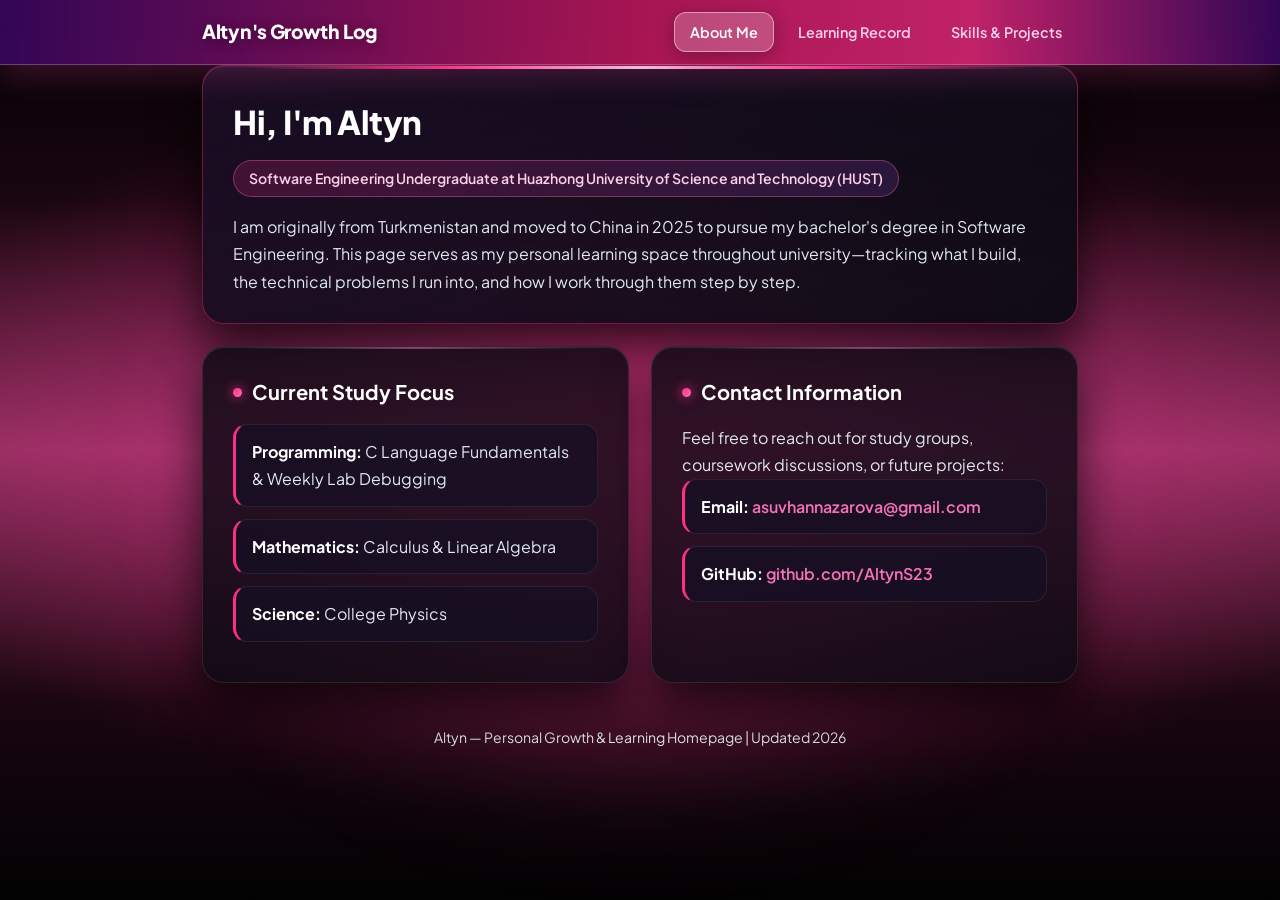
<file: index.html>
<!DOCTYPE html>
<html lang="en">
<head>
  <meta charset="UTF-8">
  <meta name="viewport" content="width=device-width, initial-scale=1.0">
  <title>Altyn | Personal Growth Homepage</title>
  <link rel="stylesheet" href="style.css">
</head>
<body>
  <header>
    <div class="container nav-bar">
      <a href="index.html" class="brand">Altyn's Growth Log</a>
      <nav>
        <a href="index.html" class="active">About Me</a>
        <a href="learning.html">Learning Record</a>
        <a href="projects.html">Skills & Projects</a>
      </nav>
    </div>
  </header>

  <main class="container">
    <section class="hero card">
      <h1>Hi, I'm Altyn</h1>
      <p class="subtitle">Software Engineering Undergraduate at Huazhong University of Science and Technology (HUST)</p>
      <p>
        I am originally from Turkmenistan and moved to China in 2025 to pursue my bachelor's degree in Software Engineering. 
        This page serves as my personal learning space throughout university—tracking what I build, the technical problems I run into, and how I work through them step by step.
      </p>
    </section>

    <section class="grid-two">
      <div class="card">
        <h2>Current Study Focus</h2>
        <ul class="clean-list">
          <li><strong>Programming:</strong> C Language Fundamentals & Weekly Lab Debugging</li>
          <li><strong>Mathematics:</strong> Calculus & Linear Algebra</li>
          <li><strong>Science:</strong> College Physics</li>
        </ul>
      </div>

      <div class="card">
        <h2>Contact Information</h2>
        <p>Feel free to reach out for study groups, coursework discussions, or future projects:</p>
        <ul class="clean-list">
          <li><strong>Email:</strong> <a href="mailto:asuvhannazarova@gmail.com">asuvhannazarova@gmail.com</a></li>
          <li><strong>GitHub:</strong> <a href="https://github.com/AltynS23" target="_blank" rel="noopener noreferrer">github.com/AltynS23</a></li>
        </ul>
      </div>
    </section>
  </main>

  <footer>
    <div class="container">
      <p>Altyn — Personal Growth & Learning Homepage | Updated 2026</p>
    </div>
  </footer>
</body>
</html>
</file>
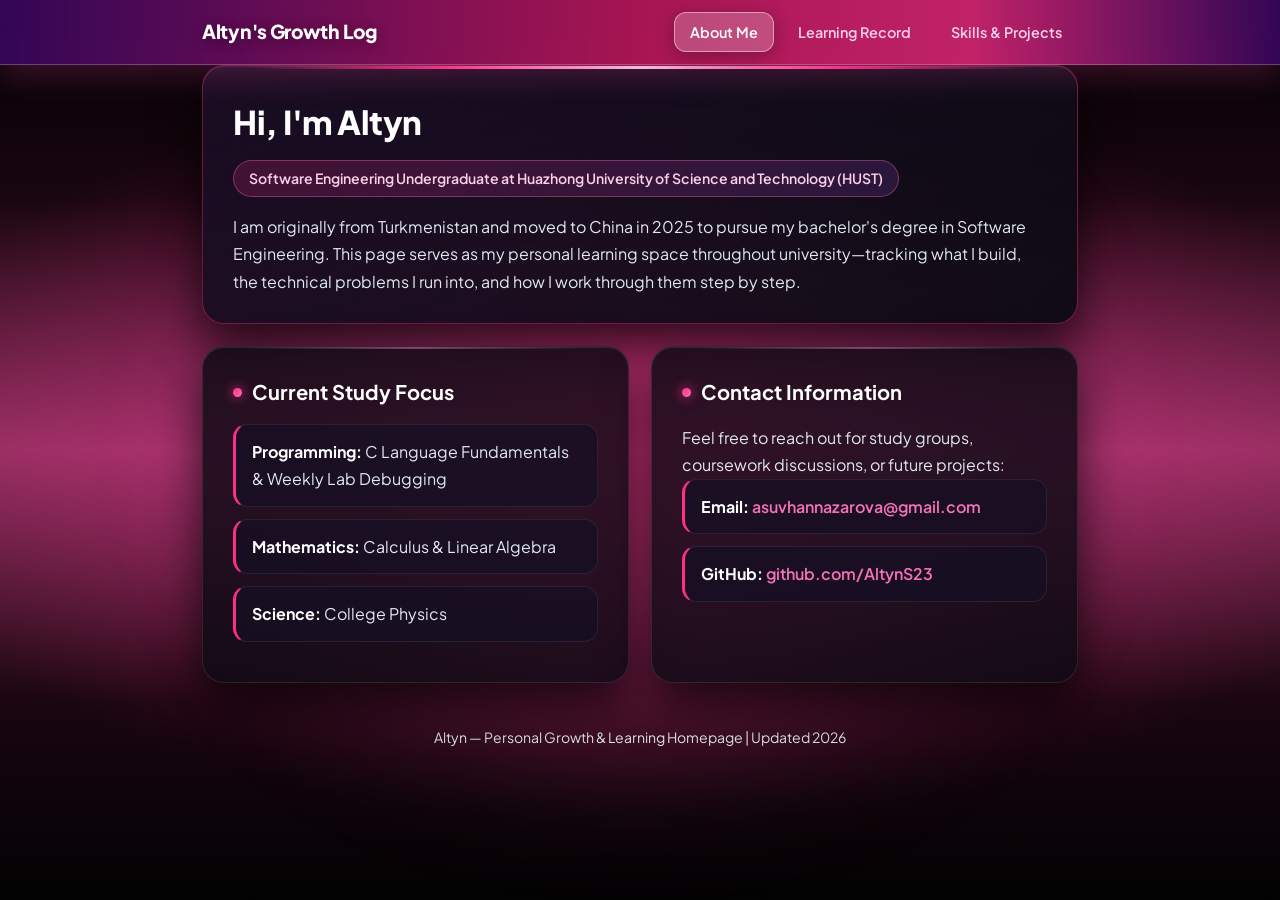
<file: index(1).html>
<!DOCTYPE html>
<html lang="en">
<head>
  <meta charset="UTF-8">
  <meta name="viewport" content="width=device-width, initial-scale=1.0">
  <title>Altyn | Personal Growth Homepage</title>
  <link rel="stylesheet" href="style.css">
</head>
<body>
  <header>
    <div class="container nav-bar">
      <a href="index.html" class="brand">Altyn's Growth Log</a>
      <nav>
        <a href="index.html" class="active">About Me</a>
        <a href="learning.html">Learning Record</a>
        <a href="projects.html">Skills & Projects</a>
      </nav>
    </div>
  </header>

  <main class="container">
    <section class="hero card">
      <h1>Hi, I'm Altyn</h1>
      <p class="subtitle">Software Engineering Undergraduate at Huazhong University of Science and Technology (HUST)</p>
      <p>
        I am originally from Turkmenistan and moved to China in 2025 to pursue my bachelor's degree in Software Engineering. 
        This page serves as my personal learning space throughout university—tracking what I build, the technical problems I run into, and how I work through them step by step.
      </p>
    </section>

    <section class="grid-two">
      <div class="card">
        <h2>Current Study Focus</h2>
        <ul class="clean-list">
          <li><strong>Programming:</strong> C Language Fundamentals & Weekly Lab Debugging</li>
          <li><strong>Mathematics:</strong> Calculus & Linear Algebra</li>
          <li><strong>Science:</strong> College Physics</li>
        </ul>
      </div>

      <div class="card">
        <h2>Contact Information</h2>
        <p>Feel free to reach out for study groups, coursework discussions, or future projects:</p>
        <ul class="clean-list">
          <li><strong>Email:</strong> <a href="mailto:asuvhannazarova@gmail.com">asuvhannazarova@gmail.com</a></li>
          <li><strong>GitHub:</strong> <a href="https://github.com/AltynS23" target="_blank" rel="noopener noreferrer">github.com/AltynS23</a></li>
        </ul>
      </div>
    </section>
  </main>

  <footer>
    <div class="container">
      <p>Altyn — Personal Growth & Learning Homepage | Updated 2026</p>
    </div>
  </footer>
</body>
</html>
</file>
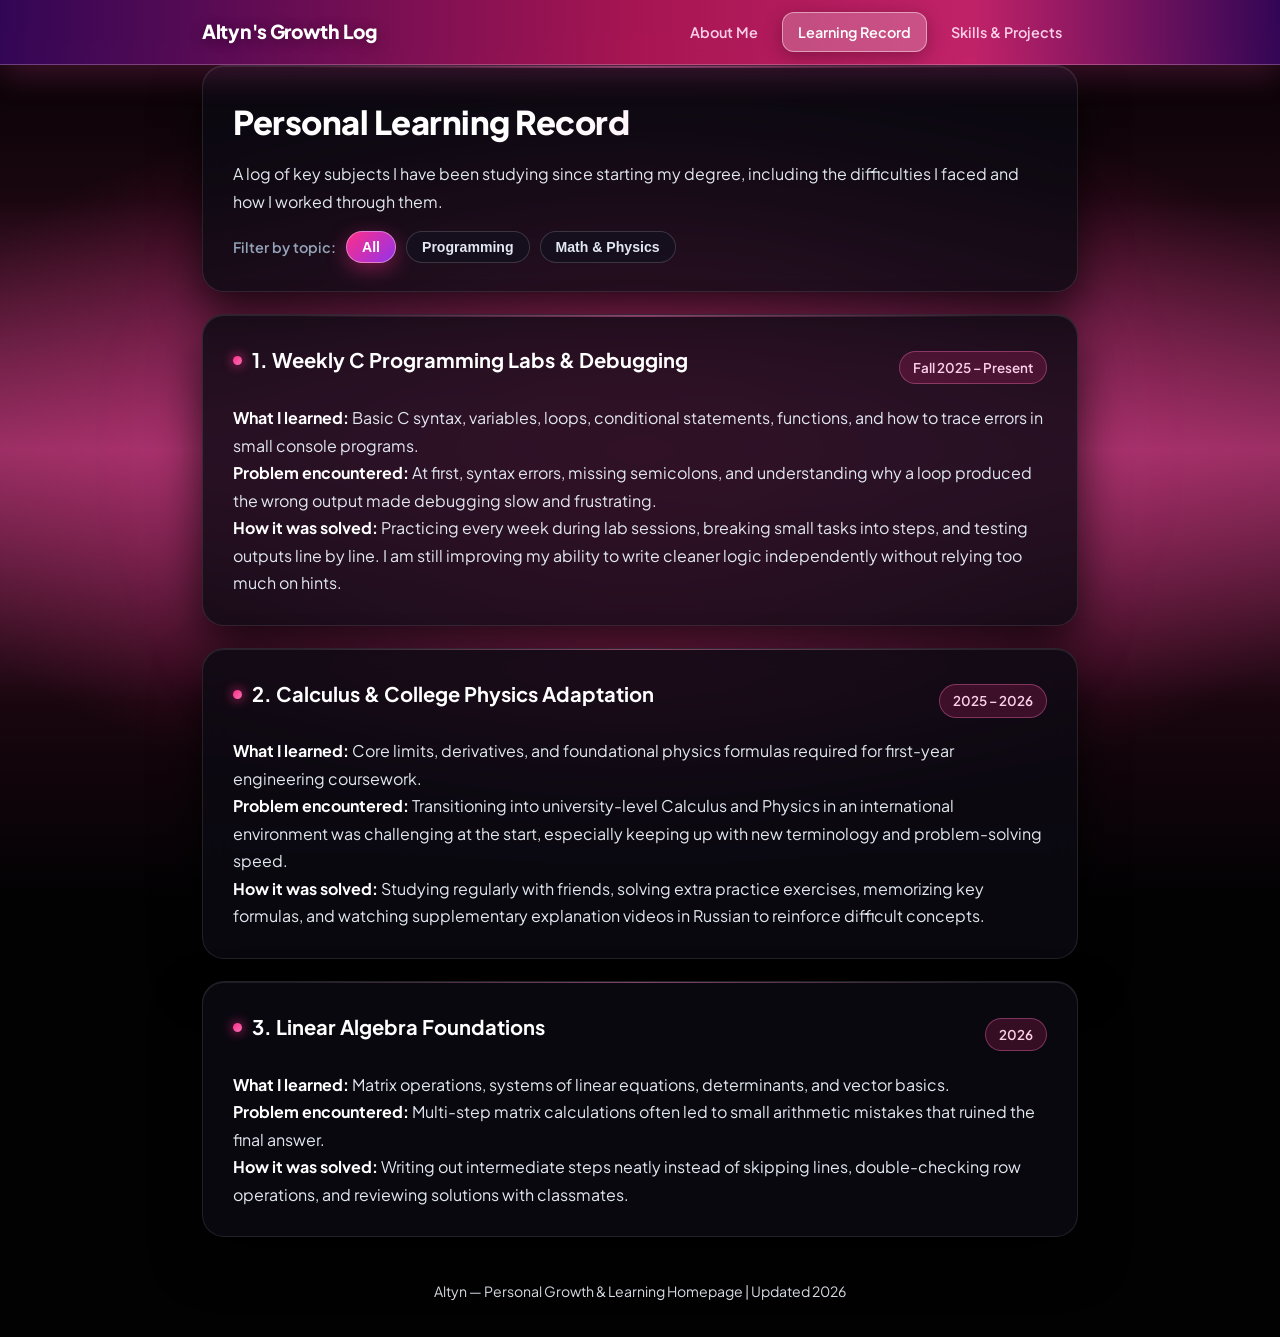
<file: learning.html>
<!DOCTYPE html>
<html lang="en">
<head>
  <meta charset="UTF-8">
  <meta name="viewport" content="width=device-width, initial-scale=1.0">
  <title>Learning Record | Altyn</title>
  <link rel="stylesheet" href="style.css">
</head>
<body>
  <header>
    <div class="container nav-bar">
      <a href="index.html" class="brand">Altyn's Growth Log</a>
      <nav>
        <a href="index.html">About Me</a>
        <a href="learning.html" class="active">Learning Record</a>
        <a href="projects.html">Skills & Projects</a>
      </nav>
    </div>
  </header>

  <main class="container">
    <section class="card">
      <h1>Personal Learning Record</h1>
      <p>A log of key subjects I have been studying since starting my degree, including the difficulties I faced and how I worked through them.</p>
      
      <div class="filter-bar">
        <span>Filter by topic:</span>
        <button class="filter-btn active" data-filter="all">All</button>
        <button class="filter-btn" data-filter="programming">Programming</button>
        <button class="filter-btn" data-filter="math-science">Math & Physics</button>
      </div>
    </section>

    <div class="record-list">
      <article class="card record-item" data-category="programming">
        <div class="record-header">
          <h2>1. Weekly C Programming Labs & Debugging</h2>
          <span class="date-tag">Fall 2025 – Present</span>
        </div>
        <p><strong>What I learned:</strong> Basic C syntax, variables, loops, conditional statements, functions, and how to trace errors in small console programs.</p>
        <p><strong>Problem encountered:</strong> At first, syntax errors, missing semicolons, and understanding why a loop produced the wrong output made debugging slow and frustrating.</p>
        <p><strong>How it was solved:</strong> Practicing every week during lab sessions, breaking small tasks into steps, and testing outputs line by line. I am still improving my ability to write cleaner logic independently without relying too much on hints.</p>
      </article>

      <article class="card record-item" data-category="math-science">
        <div class="record-header">
          <h2>2. Calculus & College Physics Adaptation</h2>
          <span class="date-tag">2025 – 2026</span>
        </div>
        <p><strong>What I learned:</strong> Core limits, derivatives, and foundational physics formulas required for first-year engineering coursework.</p>
        <p><strong>Problem encountered:</strong> Transitioning into university-level Calculus and Physics in an international environment was challenging at the start, especially keeping up with new terminology and problem-solving speed.</p>
        <p><strong>How it was solved:</strong> Studying regularly with friends, solving extra practice exercises, memorizing key formulas, and watching supplementary explanation videos in Russian to reinforce difficult concepts.</p>
      </article>

      <article class="card record-item" data-category="math-science">
        <div class="record-header">
          <h2>3. Linear Algebra Foundations</h2>
          <span class="date-tag">2026</span>
        </div>
        <p><strong>What I learned:</strong> Matrix operations, systems of linear equations, determinants, and vector basics.</p>
        <p><strong>Problem encountered:</strong> Multi-step matrix calculations often led to small arithmetic mistakes that ruined the final answer.</p>
        <p><strong>How it was solved:</strong> Writing out intermediate steps neatly instead of skipping lines, double-checking row operations, and reviewing solutions with classmates.</p>
      </article>
    </div>
  </main>

  <footer>
    <div class="container">
      <p>Altyn — Personal Growth & Learning Homepage | Updated 2026</p>
    </div>
  </footer>
  <script src="script.js"></script>
</body>
</html>
</file>
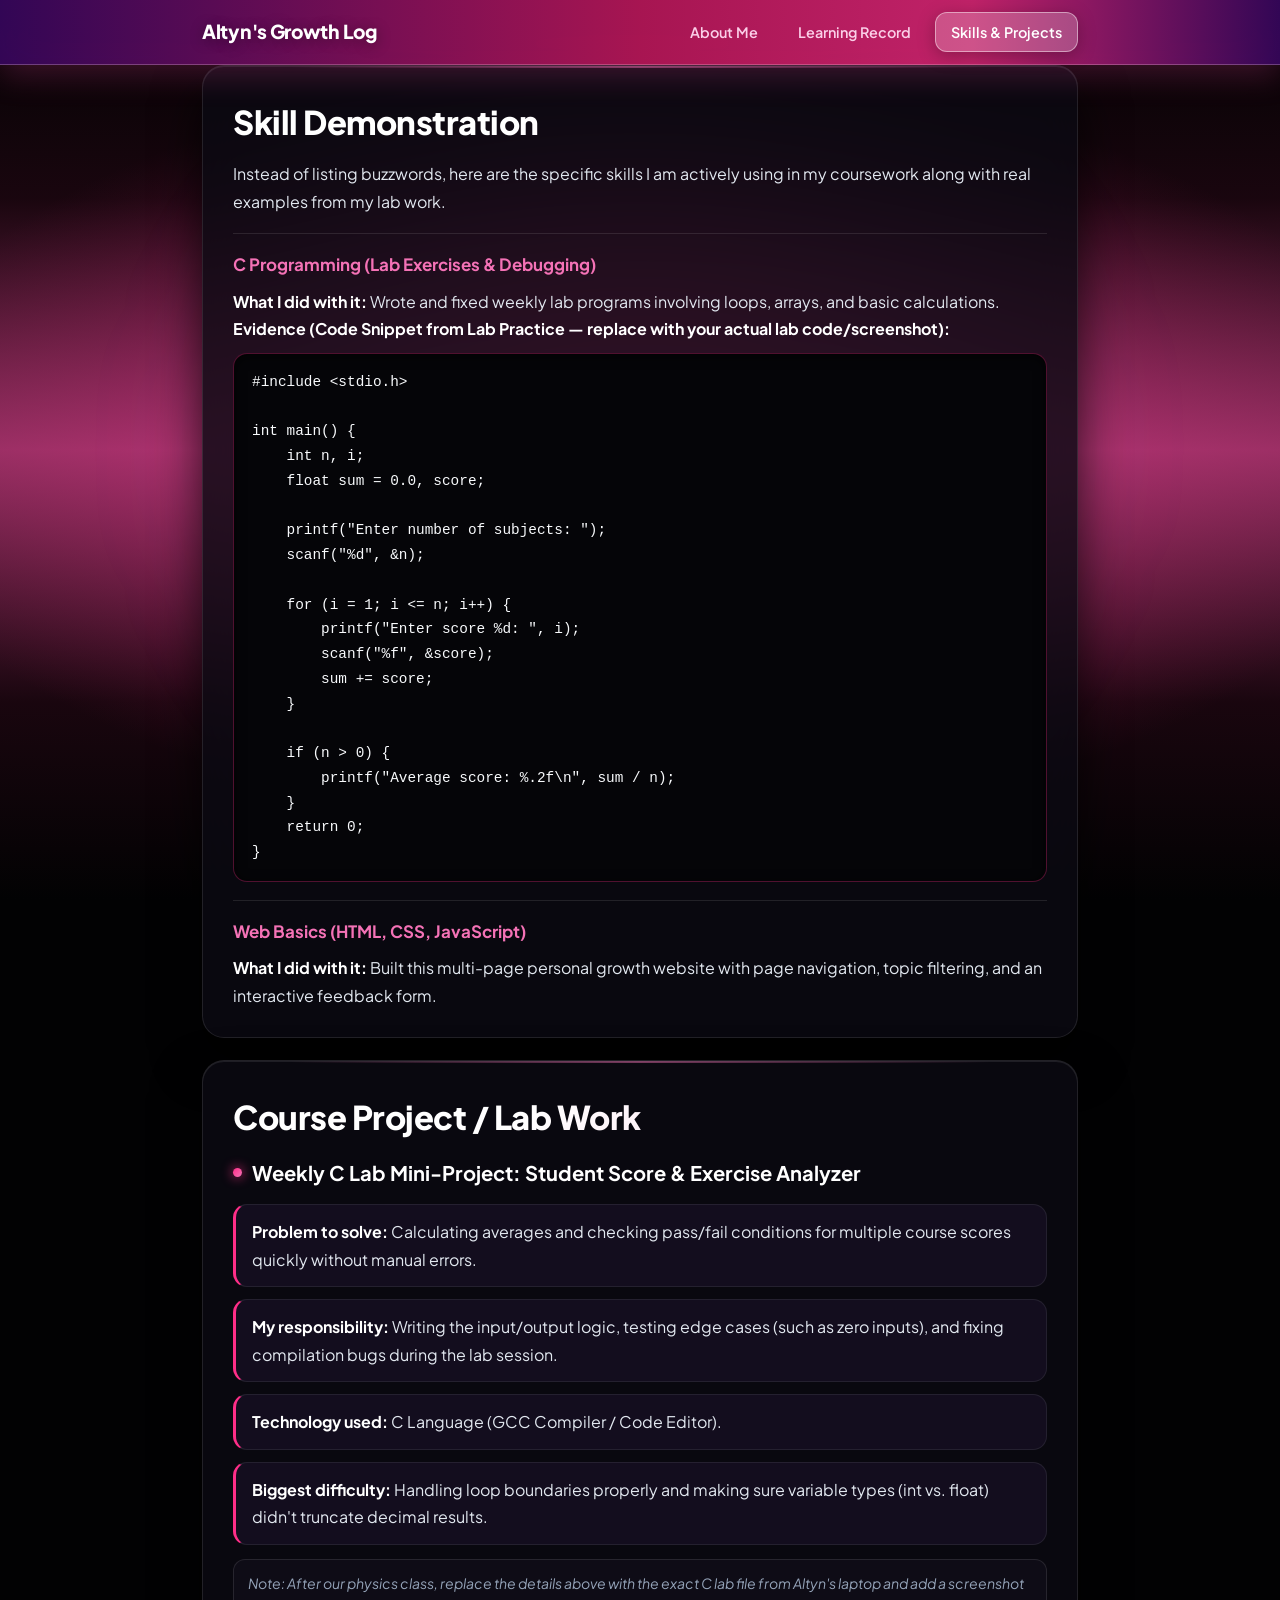
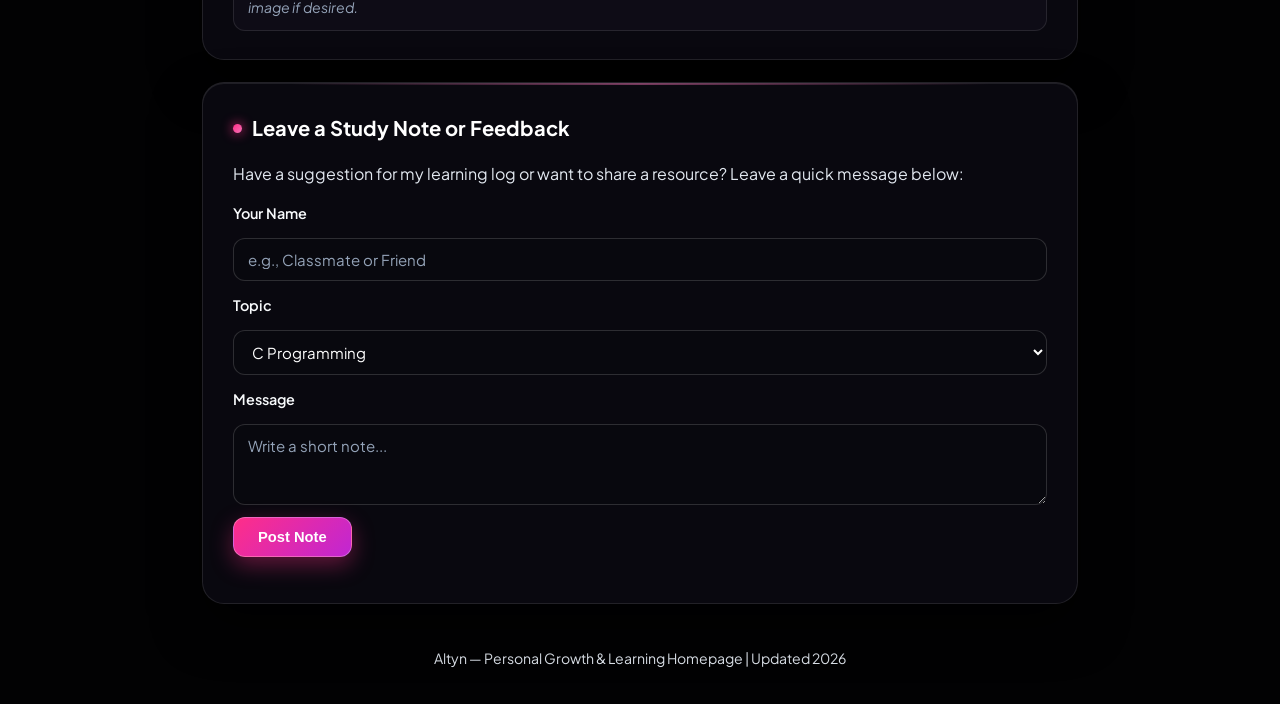
<file: projects.html>
<!DOCTYPE html>
<html lang="en">
<head>
  <meta charset="UTF-8">
  <meta name="viewport" content="width=device-width, initial-scale=1.0">
  <title>Skills & Projects | Altyn</title>
  <link rel="stylesheet" href="style.css">
</head>
<body>
  <header>
    <div class="container nav-bar">
      <a href="index.html" class="brand">Altyn's Growth Log</a>
      <nav>
        <a href="index.html">About Me</a>
        <a href="learning.html">Learning Record</a>
        <a href="projects.html" class="active">Skills & Projects</a>
      </nav>
    </div>
  </header>

  <main class="container">
    <section class="card">
      <h1>Skill Demonstration</h1>
      <p>Instead of listing buzzwords, here are the specific skills I am actively using in my coursework along with real examples from my lab work.</p>

      <div class="skill-box">
        <h3>C Programming (Lab Exercises & Debugging)</h3>
        <p><strong>What I did with it:</strong> Wrote and fixed weekly lab programs involving loops, arrays, and basic calculations.</p>
        <p><strong>Evidence (Code Snippet from Lab Practice — replace with your actual lab code/screenshot):</strong></p>
        <pre><code>#include &lt;stdio.h&gt;

int main() {
    int n, i;
    float sum = 0.0, score;

    printf("Enter number of subjects: ");
    scanf("%d", &n);

    for (i = 1; i &lt;= n; i++) {
        printf("Enter score %d: ", i);
        scanf("%f", &score);
        sum += score;
    }

    if (n &gt; 0) {
        printf("Average score: %.2f\n", sum / n);
    }
    return 0;
}</code></pre>
      </div>

      <div class="skill-box">
        <h3>Web Basics (HTML, CSS, JavaScript)</h3>
        <p><strong>What I did with it:</strong> Built this multi-page personal growth website with page navigation, topic filtering, and an interactive feedback form.</p>
      </div>
    </section>

    <section class="card">
      <h1>Course Project / Lab Work</h1>
      <h2>Weekly C Lab Mini-Project: Student Score & Exercise Analyzer</h2>
      <ul class="clean-list">
        <li><strong>Problem to solve:</strong> Calculating averages and checking pass/fail conditions for multiple course scores quickly without manual errors.</li>
        <li><strong>My responsibility:</strong> Writing the input/output logic, testing edge cases (such as zero inputs), and fixing compilation bugs during the lab session.</li>
        <li><strong>Technology used:</strong> C Language (GCC Compiler / Code Editor).</li>
        <li><strong>Biggest difficulty:</strong> Handling loop boundaries properly and making sure variable types (int vs. float) didn't truncate decimal results.</li>
      </ul>
      <p class="note"><em>Note: After our physics class, replace the details above with the exact C lab file from Altyn's laptop and add a screenshot image if desired.</em></p>
    </section>

    <section class="card">
      <h2>Leave a Study Note or Feedback</h2>
      <p>Have a suggestion for my learning log or want to share a resource? Leave a quick message below:</p>
      <form id="feedbackForm" class="contact-form">
        <label for="visitorName">Your Name</label>
        <input type="text" id="visitorName" placeholder="e.g., Classmate or Friend" required>

        <label for="visitorTopic">Topic</label>
        <select id="visitorTopic">
          <option value="C Programming">C Programming</option>
          <option value="Calculus & Physics">Calculus & Physics</option>
          <option value="Website Feedback">Website Feedback</option>
        </select>

        <label for="visitorMessage">Message</label>
        <textarea id="visitorMessage" rows="3" placeholder="Write a short note..." required></textarea>

        <button type="submit" class="btn-primary">Post Note</button>
      </form>
      <div id="feedbackOutput" class="feedback-list"></div>
    </section>
  </main>

  <footer>
    <div class="container">
      <p>Altyn — Personal Growth & Learning Homepage | Updated 2026</p>
    </div>
  </footer>
  <script src="script.js"></script>
</body>
</html>
</file>
<file: style.css>
@import url('https://fonts.googleapis.com/css2?family=Plus+Jakarta+Sans:wght@400;500;600;700;800&display=swap');

:root {
  --bg-black: #020203;
  --pink-neon: #ff2e88;
  --pink-vivid: #ec4899;
  --pink-soft: #f472b6;
  --pink-pale: #fbcfe8;
  --violet-accent: #a855f7;
  --card-surface: rgba(11, 10, 19, 0.82);
  --card-inner: rgba(23, 16, 35, 0.78);
  --border-subtle: rgba(255, 255, 255, 0.1);
  --border-pink: rgba(255, 46, 136, 0.5);
  --text-main: #ffffff;
  --text-secondary: #e2e8f0;
  --text-muted: #94a3b8;
}

* {
  box-sizing: border-box;
  margin: 0;
  padding: 0;
}

@keyframes centerWaveFlow {
  0%, 100% {
    transform: translate(-50%, -50%) scale(1) rotate(0deg);
    opacity: 0.9;
  }
  50% {
    transform: translate(-50%, -50%) scale(1.07, 1.04) rotate(2deg);
    opacity: 1;
  }
}

@keyframes cardFadeUp {
  from {
    opacity: 0;
    transform: translateY(16px);
  }
  to {
    opacity: 1;
    transform: translateY(0);
  }
}

body {
  font-family: 'Plus Jakarta Sans', -apple-system, BlinkMacSystemFont, "Segoe UI", sans-serif;
  background-color: var(--bg-black);
  background-image:
    linear-gradient(
      180deg,
      #020203 0%,
      rgba(131, 24, 67, 0.18) 22%,
      rgba(236, 72, 153, 0.62) 50%,
      rgba(131, 24, 67, 0.18) 78%,
      #020203 100%
    ),
    radial-gradient(
      ellipse 78% 54% at 50% 50%,
      rgba(255, 46, 136, 0.56) 0%,
      rgba(219, 39, 119, 0.28) 46%,
      transparent 78%
    );
  background-attachment: fixed;
  color: var(--text-main);
  line-height: 1.72;
  min-height: 100vh;
  position: relative;
  overflow-x: hidden;
}

/* موج نوری صورتی در مرکز صفحه */
body::before {
  content: "";
  position: fixed;
  width: 820px;
  height: 540px;
  top: 50%;
  left: 50%;
  transform: translate(-50%, -50%);
  border-radius: 46% 54% 50% 50% / 50% 40% 60% 50%;
  background: radial-gradient(
    circle at 50% 50%,
    rgba(255, 46, 136, 0.48) 0%,
    rgba(236, 72, 153, 0.24) 44%,
    rgba(168, 85, 247, 0.12) 68%,
    transparent 82%
  );
  filter: blur(90px);
  z-index: -1;
  pointer-events: none;
  animation: centerWaveFlow 11s ease-in-out infinite;
}

.container {
  max-width: 920px;
  margin: 0 auto;
  padding: 0 22px;
}

/* نوار بالای شیشه‌ای با طیف بنفش و سرخابی */
header {
  background: linear-gradient(90deg, rgba(59, 7, 100, 0.85) 0%, rgba(190, 24, 93, 0.88) 50%, rgba(219, 39, 119, 0.88) 76%, rgba(59, 7, 100, 0.85) 100%);
  backdrop-filter: blur(20px) saturate(150%);
  -webkit-backdrop-filter: blur(20px) saturate(150%);
  border-bottom: 1px solid rgba(251, 207, 232, 0.28);
  position: sticky;
  top: 0;
  z-index: 20;
  box-shadow: 0 10px 32px rgba(236, 72, 153, 0.24);
}

.nav-bar {
  display: flex;
  justify-content: space-between;
  align-items: center;
  height: 64px;
}

.brand {
  font-weight: 800;
  font-size: 1.2rem;
  color: #ffffff;
  text-decoration: none;
  letter-spacing: -0.3px;
  text-shadow: 0 2px 14px rgba(0, 0, 0, 0.4);
}

nav {
  display: flex;
  align-items: center;
  gap: 8px;
}

nav a {
  text-decoration: none;
  color: var(--pink-pale);
  font-weight: 600;
  font-size: 0.9rem;
  padding: 7px 15px;
  border-radius: 12px;
  border: 1px solid transparent;
  transition: all 0.22s ease;
}

nav a:hover {
  color: #ffffff;
  background: rgba(255, 255, 255, 0.14);
  border-color: rgba(255, 255, 255, 0.24);
}

nav a.active {
  color: #ffffff;
  background: rgba(255, 255, 255, 0.22);
  border-color: rgba(255, 255, 255, 0.45);
  box-shadow: 0 4px 18px rgba(0, 0, 0, 0.28);
}

main {
  padding: 38px 0;
}

/* کارت‌های مشکی مدرن با خط نور ظریف در بالا */
.card {
  position: relative;
  overflow: hidden;
  background: var(--card-surface);
  backdrop-filter: blur(20px);
  -webkit-backdrop-filter: blur(20px);
  border: 1px solid var(--border-subtle);
  border-radius: 22px;
  padding: 28px 30px;
  margin-bottom: 22px;
  box-shadow:
    0 22px 48px rgba(0, 0, 0, 0.75),
    inset 0 1px 0 rgba(255, 255, 255, 0.09);
  animation: cardFadeUp 0.5s ease both;
  transition: transform 0.25s ease, border-color 0.25s ease, box-shadow 0.25s ease;
}

.card::before {
  content: "";
  position: absolute;
  top: 0;
  left: 10%;
  right: 10%;
  height: 1.5px;
  background: linear-gradient(90deg, transparent, rgba(244, 114, 182, 0.65), transparent);
  opacity: 0.7;
  transition: opacity 0.25s ease;
}

.card:hover {
  transform: translateY(-4px);
  border-color: var(--border-pink);
  box-shadow:
    0 26px 58px rgba(0, 0, 0, 0.84),
    0 0 32px rgba(255, 46, 136, 0.2),
    inset 0 1px 0 rgba(251, 207, 232, 0.24);
}

.card:hover::before {
  opacity: 1;
}

.hero {
  background: linear-gradient(145deg, rgba(28, 14, 38, 0.92) 0%, rgba(11, 11, 18, 0.95) 100%);
  border-color: rgba(255, 46, 136, 0.38);
}

.hero::before {
  left: 5%;
  right: 5%;
  height: 2.5px;
  opacity: 1;
  background: linear-gradient(90deg, transparent, var(--pink-neon), var(--pink-pale), var(--pink-neon), transparent);
}

h1 {
  font-size: 2.05rem;
  font-weight: 800;
  margin-bottom: 10px;
  background: linear-gradient(135deg, #ffffff 35%, #fbcfe8 100%);
  -webkit-background-clip: text;
  -webkit-text-fill-color: transparent;
  letter-spacing: -0.5px;
}

h2 {
  font-size: 1.26rem;
  font-weight: 700;
  margin-bottom: 14px;
  color: #ffffff;
  display: flex;
  align-items: center;
  gap: 10px;
}

h2::before {
  content: "";
  display: inline-block;
  width: 9px;
  height: 9px;
  border-radius: 50%;
  background: linear-gradient(135deg, var(--pink-neon), var(--pink-soft));
  box-shadow: 0 0 12px var(--pink-neon);
}

h3 {
  font-size: 1.06rem;
  font-weight: 700;
  margin-bottom: 8px;
  color: var(--pink-soft);
}

p {
  color: var(--text-secondary);
}

p strong {
  color: #ffffff;
}

.subtitle {
  display: inline-block;
  background: linear-gradient(135deg, rgba(255, 46, 136, 0.18), rgba(168, 85, 247, 0.16));
  color: var(--pink-pale);
  font-weight: 600;
  font-size: 0.88rem;
  padding: 5px 15px;
  border-radius: 999px;
  margin-bottom: 16px;
  border: 1px solid rgba(244, 114, 182, 0.36);
}

.grid-two {
  display: grid;
  grid-template-columns: 1fr 1fr;
  gap: 22px;
}

.clean-list {
  list-style: none;
}

.clean-list li {
  margin-bottom: 12px;
  padding: 13px 16px;
  background: var(--card-inner);
  border-radius: 14px;
  border: 1px solid rgba(255, 255, 255, 0.08);
  border-left: 3px solid var(--pink-neon);
  color: var(--text-secondary);
  transition: transform 0.2s ease, border-color 0.2s ease, background 0.2s ease;
}

.clean-list li:hover {
  transform: translateX(4px);
  border-color: rgba(244, 114, 182, 0.38);
  background: rgba(36, 22, 54, 0.92);
}

.clean-list li strong {
  color: #ffffff;
}

.clean-list a {
  color: var(--pink-soft);
  text-decoration: none;
  font-weight: 600;
}

.clean-list a:hover {
  color: #ffffff;
  text-decoration: underline;
}

.record-header {
  display: flex;
  justify-content: space-between;
  align-items: center;
  flex-wrap: wrap;
  gap: 10px;
  margin-bottom: 12px;
}

.date-tag {
  background: rgba(255, 46, 136, 0.18);
  color: var(--pink-pale);
  font-size: 0.84rem;
  padding: 4px 13px;
  border-radius: 999px;
  font-weight: 600;
  border: 1px solid rgba(244, 114, 182, 0.38);
}

.filter-bar {
  margin-top: 16px;
  display: flex;
  align-items: center;
  gap: 10px;
  flex-wrap: wrap;
}

.filter-bar span {
  font-weight: 600;
  font-size: 0.9rem;
  color: var(--text-muted);
}

.filter-btn {
  border: 1px solid rgba(255, 255, 255, 0.16);
  background: rgba(20, 16, 30, 0.85);
  color: var(--text-secondary);
  padding: 7px 15px;
  border-radius: 999px;
  cursor: pointer;
  font-size: 0.88rem;
  font-weight: 600;
  transition: all 0.2s ease;
}

.filter-btn:hover {
  border-color: var(--pink-soft);
  color: #ffffff;
  transform: translateY(-1px);
}

.filter-btn.active {
  background: linear-gradient(135deg, var(--pink-neon), #9333ea);
  color: #ffffff;
  border-color: rgba(251, 207, 232, 0.48);
  box-shadow: 0 6px 20px rgba(255, 46, 136, 0.4);
}

.skill-box {
  margin-top: 18px;
  padding-top: 16px;
  border-top: 1px solid rgba(255, 255, 255, 0.1);
}

pre {
  background: #050508;
  color: #f8fafc;
  padding: 16px 18px;
  border-radius: 14px;
  overflow-x: auto;
  font-size: 0.9rem;
  margin-top: 10px;
  border: 1px solid rgba(255, 46, 136, 0.3);
  box-shadow: inset 0 2px 12px rgba(0, 0, 0, 0.7);
}

.contact-form {
  display: flex;
  flex-direction: column;
  gap: 12px;
  margin-top: 14px;
}

.contact-form label {
  font-weight: 600;
  font-size: 0.9rem;
  color: #f8fafc;
}

.contact-form input,
.contact-form select,
.contact-form textarea {
  padding: 11px 14px;
  border: 1px solid rgba(255, 255, 255, 0.15);
  border-radius: 12px;
  font-family: inherit;
  font-size: 0.94rem;
  color: #ffffff;
  background: rgba(9, 9, 15, 0.92);
  transition: border-color 0.2s ease, box-shadow 0.2s ease;
}

.contact-form input::placeholder,
.contact-form textarea::placeholder {
  color: var(--text-muted);
}

.contact-form input:focus,
.contact-form select:focus,
.contact-form textarea:focus {
  outline: none;
  border-color: var(--pink-neon);
  box-shadow: 0 0 0 3px rgba(255, 46, 136, 0.24);
}

.btn-primary {
  background: linear-gradient(135deg, var(--pink-neon), #c026d3);
  color: #ffffff;
  border: 1px solid rgba(255, 255, 255, 0.28);
  padding: 11px 24px;
  border-radius: 12px;
  font-size: 0.92rem;
  font-weight: 700;
  cursor: pointer;
  align-self: flex-start;
  box-shadow: 0 8px 22px rgba(255, 46, 136, 0.36);
  transition: transform 0.2s ease, box-shadow 0.2s ease;
}

.btn-primary:hover {
  transform: translateY(-2px);
  box-shadow: 0 12px 28px rgba(255, 46, 136, 0.5);
}

.feedback-list {
  margin-top: 18px;
}

.feedback-entry {
  background: var(--card-inner);
  border: 1px solid rgba(244, 114, 182, 0.25);
  border-left: 3px solid var(--pink-neon);
  padding: 12px 15px;
  border-radius: 12px;
  margin-bottom: 10px;
  animation: cardFadeUp 0.35s ease both;
}

.note {
  margin-top: 14px;
  font-size: 0.88rem;
  color: var(--text-muted);
  background: rgba(16, 14, 24, 0.85);
  border: 1px solid rgba(255, 255, 255, 0.1);
  padding: 11px 14px;
  border-radius: 12px;
}

footer {
  text-align: center;
  padding: 20px 0 34px;
  color: var(--text-muted);
  font-size: 0.88rem;
}

@media (max-width: 680px) {
  .grid-two {
    grid-template-columns: 1fr;
  }
  .nav-bar {
    flex-direction: column;
    height: auto;
    padding: 12px 0;
    gap: 8px;
  }
  nav {
    flex-wrap: wrap;
    justify-content: center;
  }
  nav a {
    padding: 6px 12px;
    font-size: 0.86rem;
  }
}
</file>
